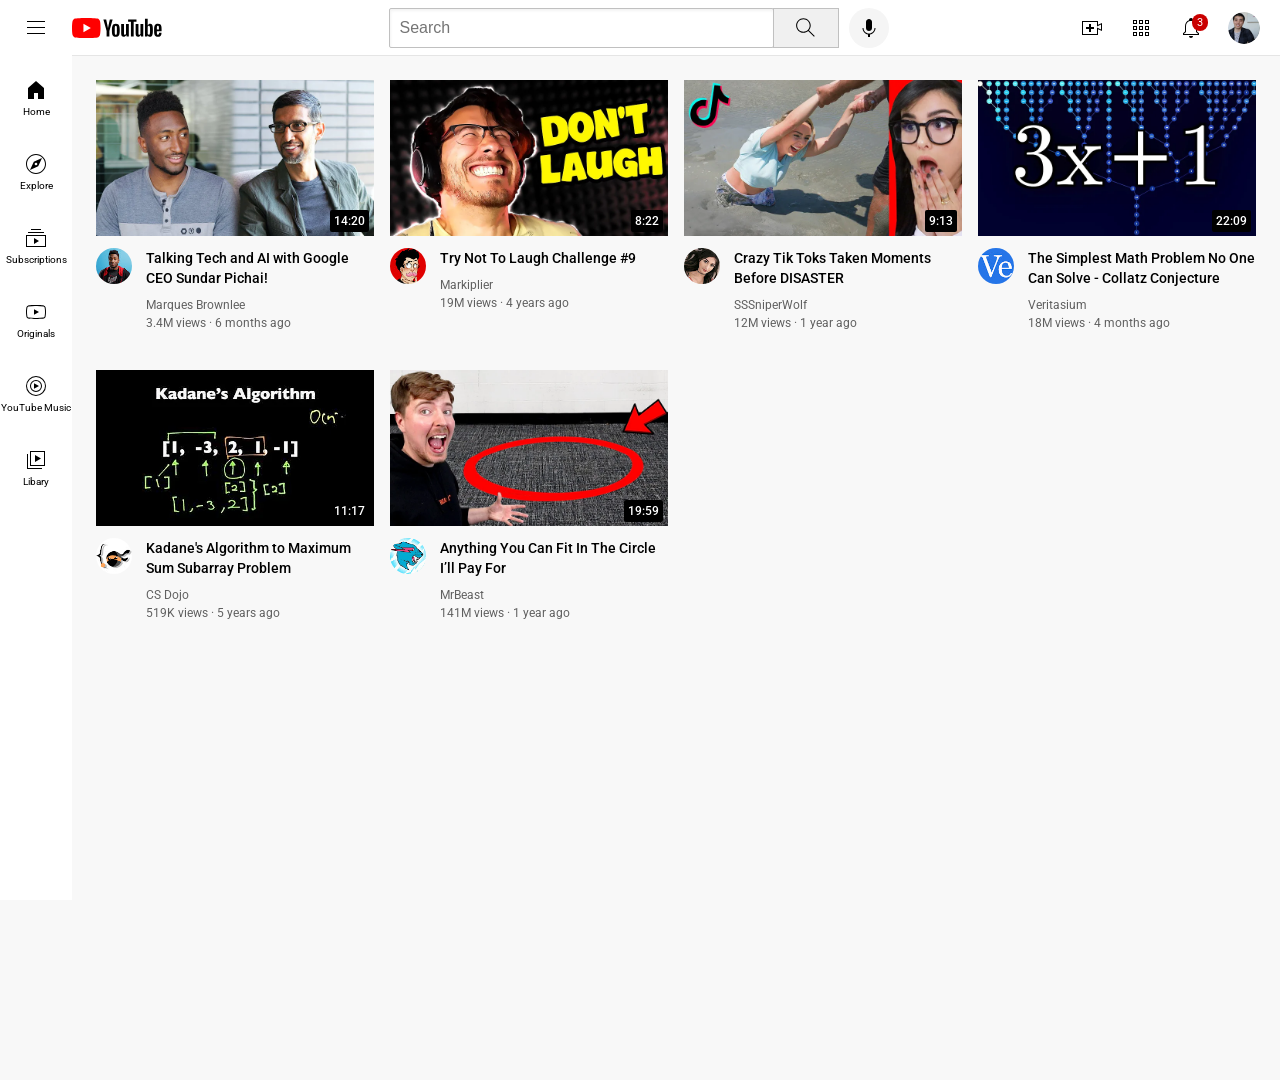
<file: index.html>
<!DOCTYPE html>
<html>
  <head>
    <title>YouTube.com Clone</title>

    <link rel="preconnect" href="https://fonts.googleapis.com">
    <link rel="preconnect" href="https://fonts.gstatic.com" crossorigin>
    <link href="https://fonts.googleapis.com/css2?family=Montserrat:ital,wght@0,100..900;1,100..900&family=Roboto:ital,wght@0,100..900;1,100..900&display=swap" rel="stylesheet">
  
    <link rel="stylesheet" href="styles/general.css">
    <link rel="stylesheet" href="styles/video.css">
    <link rel="stylesheet" href="styles/header.css">
    <link rel="stylesheet" href="styles/sidebar.css">
  </head>
  <body>
    <header class="header">
      <div class="left-section">
        <img class="hamburger-menu" src="icons/hamburger-menu.svg">
        <img class="youtube-logo" src="icons/youtube-logo.svg">
      </div>
      <div class="middle-section">
        <input class="search-bar" type="text" placeholder="Search">
        <button class="search-button">
          <img class="search-icon" src="icons/search.svg">
          <div class="tooltip">Search</div>
        </button>
        <!-- Put position absolute inside position relative -->
        <button class="voice-search-button">
          <img class="voice-search-icon" src="icons/voice-search-icon.svg">
          <div class="tooltip">Search with your voice</div>
        </button>
      </div>
      <div class="right-section">
        <div class="upload-icon-container">
           <img class="upload-icon" src="icons/upload.svg">
           <div class="tooltip">Create</div>
        </div>
        <div class="youtube-apps-icon-container">
          <img class="youtube-apps-icon" src="icons/youtube-apps.svg">
          <div class="tooltip">YouTube apps</div>
        </div>
        <div class="notifications-icon-container">
            <img class="notifications-icon" src="icons/notifications.svg">
          <div class="notifications-count">3</div>
          <div class="tooltip">Notifications</div>
        </div>
        <img class="current-user-picture" src="channel-pictures/my-channel.jpeg">
      </div>
    </header>

    <nav class="sidebar">
      <div class="sidebar-link">
        <img src="icons/home.svg">
        <div>Home</div>
      </div>
      <div class="sidebar-link">
        <img src="icons/explore.svg">
        <div>Explore</div>
      </div>
      <div class="sidebar-link">
        <img src="icons/subscriptions.svg">
        <div>Subscriptions</div>
      </div>
      <div class="sidebar-link">
        <img src="icons/originals.svg">
        <div>Originals</div>
      </div>
      <div class="sidebar-link">
        <img src="icons/youtube-music.svg">
        <div>YouTube Music</div>
      </div>
      <div class="sidebar-link">
        <img src="icons/library.svg">
        <div>Libary</div>
      </div>
    </nav>

    <main>
      <section class="video-grid">
      <div class="video-preview">
      <div class="thumbnail-row">
        <a href="https://www.youtube.com/watch?v=n2RNcPRtAiY"><img class="thumbnail" src="thumbnails/thumbnail-1.webp"></a>
        <div class="video-time">14:20</div>
      </div>
      <div class="video-info-grid">
        <div class="channel-picture">
          <img class="profile-picture" src="channel-pictures/channel-1.jpeg">
        </div>
        <div class="video-info">
          <a style="text-decoration: none;
            color: black;
          " href="https://www.youtube.com/watch?v=n2RNcPRtAiY"><p class="video-title">Talking Tech and AI with Google CEO Sundar Pichai!</p></a>
          <p class="video-author">Marques Brownlee</p>
          <p class="video-stats">3.4M views &#183; 6 months ago</p>
        </div>
      </div> 
    </div>
    
    <div class="video-preview">
      <div class="thumbnail-row">
        <a href="https://www.youtube.com/watch?v=mP0RAo9SKZk"><img class="thumbnail" src="thumbnails/thumbnail-2.webp"></a>
        <div class="video-time">8:22</div>
      </div>
      <div class="video-info-grid">
        <div class="channel-picture">
          <img class="profile-picture" src="channel-pictures/channel-2.jpeg">
        </div>
        <div class="video-info">
          <a style="text-decoration: none;
            color: black;
          " href="https://www.youtube.com/watch?v=mP0RAo9SKZk"><p class="video-title">Try Not To Laugh Challenge #9</p></a>
          <p class="video-author">Markiplier</p>
          <p class="video-stats">19M views &#183; 4 years ago</p>
        </div>
      </div> 
    </div>

    <div class="video-preview">
      <div class="thumbnail-row">
        <a href="https://www.youtube.com/watch?v=FgjPQQeTh1w"><img class="thumbnail" src="thumbnails/thumbnail-3.webp" alt=""></a>
        <div class="video-time">9:13</div>
      </div>
      <div class="video-info-grid">
        <div class="channel-picture">
          <img class="profile-picture" src="channel-pictures/channel-3.jpeg">
        </div>
        <div class="video-info">
          <a style="text-decoration: none;
            color: black;
          " href="https://www.youtube.com/watch?v=FgjPQQeTh1w"><p class="video-title">Crazy Tik Toks Taken Moments Before DISASTER</p></a>
          <p class="video-author">SSSniperWolf</p>
          <p class="video-stats">12M views &#183; 1 year ago</p>
        </div>
      </div> 
    </div>
    
    <div class="video-preview">
      <div class="thumbnail-row">
        <a href="https://www.youtube.com/watch?v=094y1Z2wpJg"><img class="thumbnail" src="thumbnails/thumbnail-4.webp"></a>
        <div class="video-time">22:09</div>
      </div>
      <div class="video-info-grid">
        <div class="channel-picture">
          <img class="profile-picture" src="channel-pictures/channel-4.jpeg">
        </div>
        <div class="video-info">
          <a style="text-decoration: none;
            color: black;
          " href="https://www.youtube.com/watch?v=094y1Z2wpJg"><p class="video-title">The Simplest Math Problem No One Can Solve - Collatz Conjecture</p></a>
          <p class="video-author">Veritasium</p>
          <p class="video-stats">18M views &#183; 4 months ago</p>
        </div>
      </div> 
    </div>

    <div class="video-preview">
      <div class="thumbnail-row">
        <a href="https://www.youtube.com/watch?v=86CQq3pKSUw"><img class="thumbnail" src="thumbnails/thumbnail-5.webp"></a>
        <div class="video-time">11:17</div>
      </div>
      <div class="video-info-grid">
        <div class="channel-picture">
          <img class="profile-picture" src="channel-pictures/channel-5.jpeg">
        </div>
        <div class="video-info">
          <a style="text-decoration: none;
            color: black;
          " href="https://www.youtube.com/watch?v=86CQq3pKSUw"><p class="video-title">Kadane's Algorithm to Maximum Sum Subarray Problem</p></a>
          <p class="video-author">CS Dojo</p>
          <p class="video-stats">519K views &#183; 5 years ago</p>
        </div>
      </div> 
    </div>
    
    <div class="video-preview">
      <div class="thumbnail-row">
        <a href="https://www.youtube.com/watch?v=yXWw0_UfSFg"><img class="thumbnail" src="thumbnails/thumbnail-6.webp"></a>
        <div class="video-time">19:59</div>
      </div>
      <div class="video-info-grid">
        <div class="channel-picture">
          <img class="profile-picture" src="channel-pictures/channel-6.jpeg">
        </div>
        <div class="video-info">
          <a style="text-decoration: none;
            color: black;
          " href="https://www.youtube.com/watch?v=yXWw0_UfSFg"><p class="video-title">Anything You Can Fit In The Circle I’ll Pay For</p></a>
          <p class="video-author">MrBeast</p>
          <p class="video-stats">141M views &#183; 1 year ago</p>
        </div>
      </div> 
    </div>
      </section>
    </main>
  </body>
  </html>
</file>
<file: styles/general.css>
p {
  margin-top: 0;
  margin-bottom: 0;
}

body {
  /* This style below will be inherited */
  font-family: Roboto, Arial;
  margin: 0;
  height: 1000px;
  padding-top: 80px;
  padding-left: 96px;
  padding-right: 24px;
  background-color: rgb(248, 248, 248);
}
</file>
<file: styles/video.css>
.thumbnail {
  width: 100%;
}

.video-title {
  margin-top: 0;
  font-size: 14px;
  font-weight: 500;
  line-height: 20px;
  margin-bottom: 10px;
}

.video-info-grid {
  display: grid;
  grid-template-columns: 50px 1fr;
}

.profile-picture {
  width: 36px;
  border-radius: 50px;
}

.thumbnail-row {
  margin-bottom: 8px;
  position: relative;
}

.video-author,
.video-stats {
  font-size: 12px;
  color: rgb(96, 96, 96);
}

.video-author {
  margin-bottom: 4px;
}

.video-grid {
  display: grid;
  grid-template-columns: 1fr 1fr 1fr;
  column-gap: 16px;
  row-gap: 40px;
}

@media (max-width: 750px) {
  .video-grid {
    grid-template-columns: 1fr 1fr;
  }
}

@media (min-width: 751px) and (max-width: 999px) {
  .video-grid {
    grid-template-columns: 1fr 1fr 1fr;
  }
}

@media (min-width: 1000px) {
  .video-grid {
    grid-template-columns: 1fr 1fr 1fr 1fr;
  }
}


.video-time {
  font-size: 12px;
  font-weight: 500;
  padding: 4px;
  border-radius: 2px;
  background-color: black;
  color: white;
  position: absolute;
  bottom: 8px;
  right: 5px;
}
</file>
<file: styles/header.css>
.header {
  height: 55px;

  display: flex;
  flex-direction: row;
  justify-content: space-between;

  position: fixed;
  top: 0;
  left: 0;
  right: 0;

  background-color: white;
  border-bottom-width: 1px;
  border-bottom-style: solid;
  border-bottom-color: rgb(229, 229, 229);
  z-index: 100;
}

.left-section {
  display: flex;
  align-items: center;
}

.hamburger-menu {
  height: 24px;
  margin-right: 24px;
  margin-left: 24px;
}

.youtube-logo {
  height: 20px;
}

.middle-section {
  flex: 1;
  margin-left: 70px;
  margin-right: 35px;
  max-width: 500px;
  display: flex;
  align-items: center;
}

.search-bar {
  flex: 1;
  height: 36px;
  padding-left: 10px;
  font-size: 16px;
  border: 1px solid rgb(192, 192, 192);
  border-radius: 2px;
  box-shadow: inset 1px 2px 3px rgba(0, 0, 0, 0.05);
  width: 0;
}

.search-bar::placeholder {
  font-size: 16px;
}

.search-button {
  height: 40px;
  width: 66px;
  background-color: rgb(240, 240, 240);
  border-width: 1px;
  border-style: solid;
  border-color: rgb(192, 192, 192);
  margin-left: -1px;
  margin-right: 10px;
}

.search-button,
.voice-search-button,
.upload-icon-container,
.youtube-apps-icon-container,
.notifications-icon-container {
  display: flex;
  justify-content: center;
  align-items: center;
  position: relative;
}

.search-button .tooltip,
.voice-search-button .tooltip,
.upload-icon-container .tooltip,
.youtube-apps-icon-container .tooltip,
.notifications-icon-container .tooltip {
  position: absolute;
  background-color: gray;
  color: white;
  padding-top: 4px;
  padding-bottom: 4px;
  padding-left: 8px;
  padding-right: 8px;
  border-radius: 2px;
  font-size: 12px;
  bottom: -30px;
  opacity: 0;
  transition: opacity 0.15s;
  pointer-events: none;
  white-space: nowrap;
}

.search-button:hover .tooltip,
.voice-search-button:hover .tooltip,
.upload-icon-container:hover .tooltip,
.youtube-apps-icon-container:hover .tooltip,
.notifications-icon-container:hover .tooltip {
  opacity: 1;
}

.search-icon {
  height: 25px;
}

.voice-search-button {
  height: 40px;
  width: 40px;
  border-radius: 20px;
  border: none;
  background-color: rgb(245, 245, 245);
}

.voice-search-icon {
  height: 24px;
}

.right-section {
  width: 180px;
  margin-right: 20px;
  display: flex;
  align-items: center;
  justify-content: space-between;
  flex-shrink: 0;
}

.upload-icon {
  height: 24px;
}

.youtube-apps-icon {
  height: 24px;
}

.notifications-icon {
  height: 24px;
}

.notifications-icon-container {
  position: relative;
}

.notifications-count {
  position: absolute;
  top: -2px;
  right: -5px;
  background-color: rgb(202, 0, 0);
  color: white;
  font-size: 11px;
  padding-left: 5px;
  padding-right: 5px;
  padding-bottom: 2px;
  padding-top: 2px;
  border-radius: 10px;
}

.current-user-picture {
  height: 32px;
  border-radius: 16px;
}
</file>
<file: styles/sidebar.css>
.sidebar {
  position: fixed;
  left: 0;
  bottom: 0;
  top: 55px;
  background-color: white;
  width: 72px;
  z-index: 200;
  padding-top: 5px;
}

.sidebar-link {
  height: 74px;
  display: flex;
  justify-content: center;
  align-items: center;
  flex-direction: column;
  cursor: pointer;
}

.sidebar-link:hover {
  background-color: rgb(236, 236, 236);
}

.sidebar-link img {
  height: 24px;
  margin-bottom: 4px;
}

.sidebar-link div {
  font-size: 10px;
}
</file>
